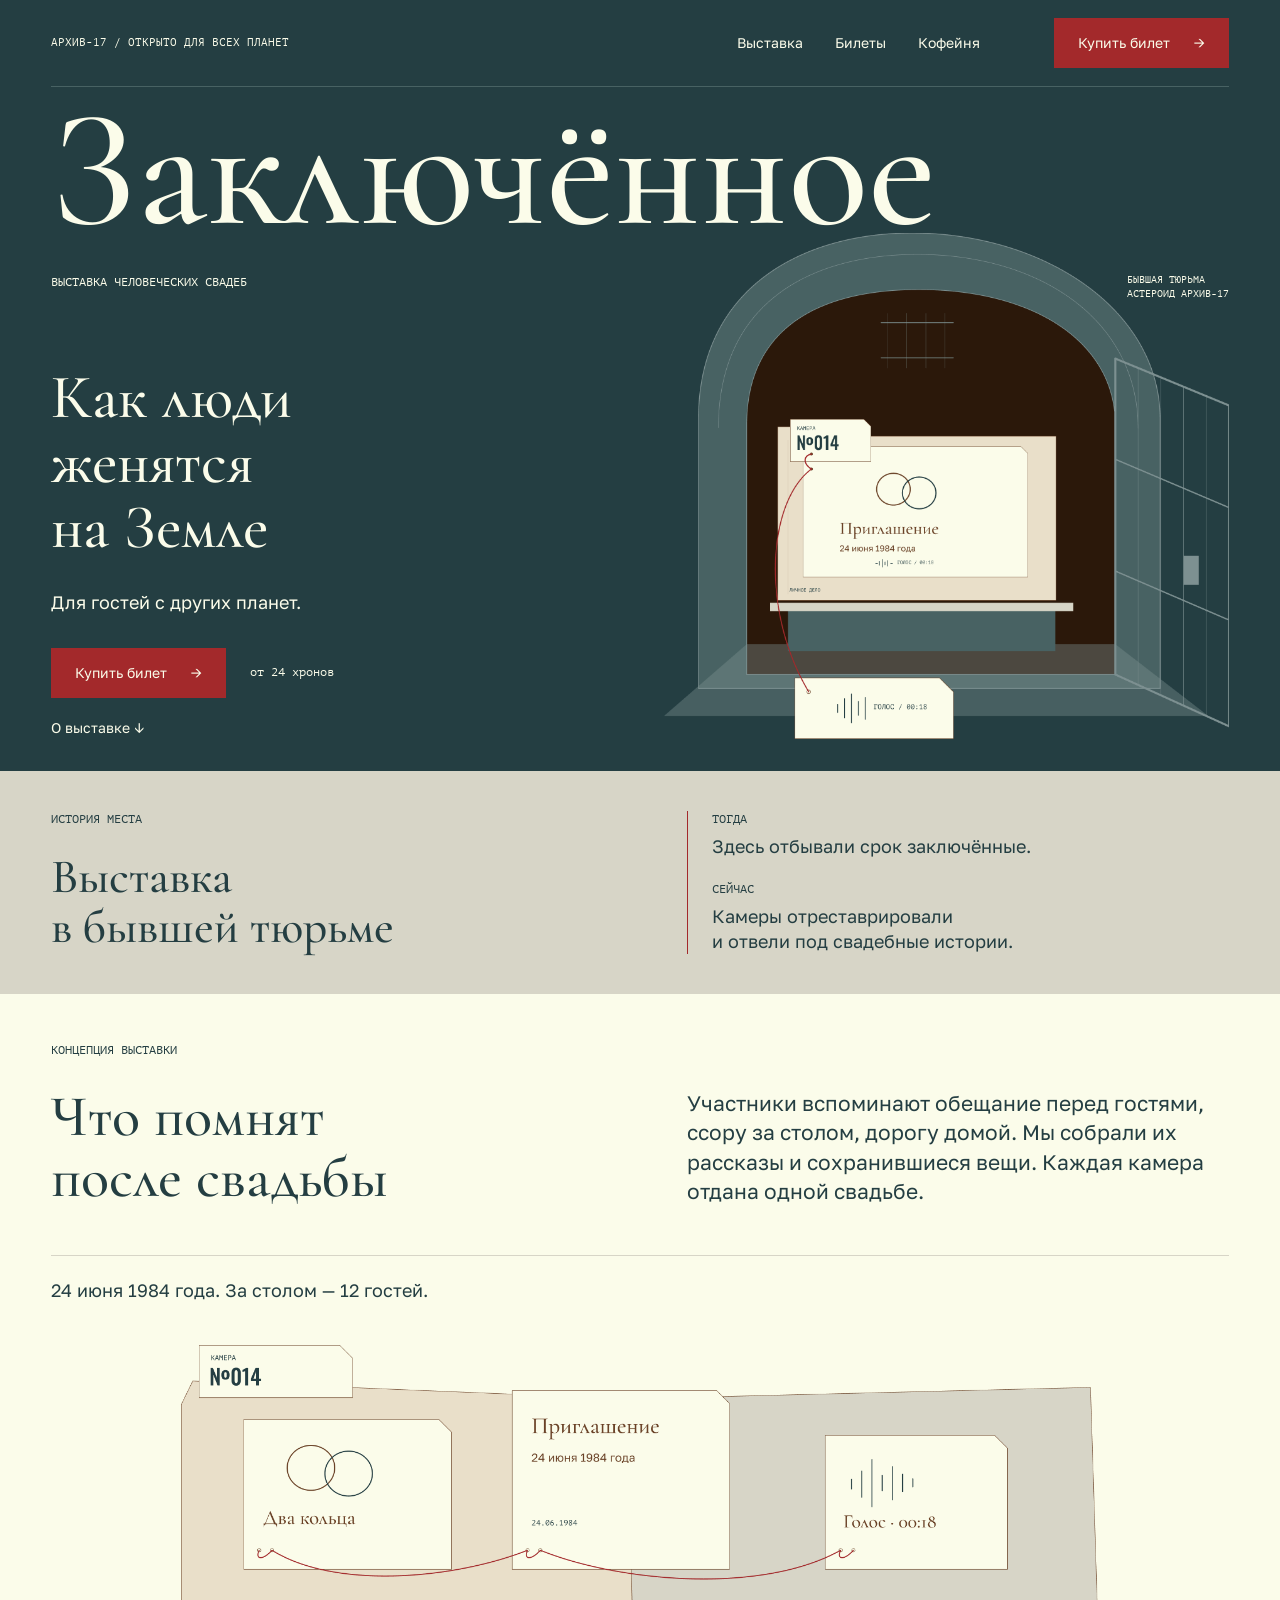
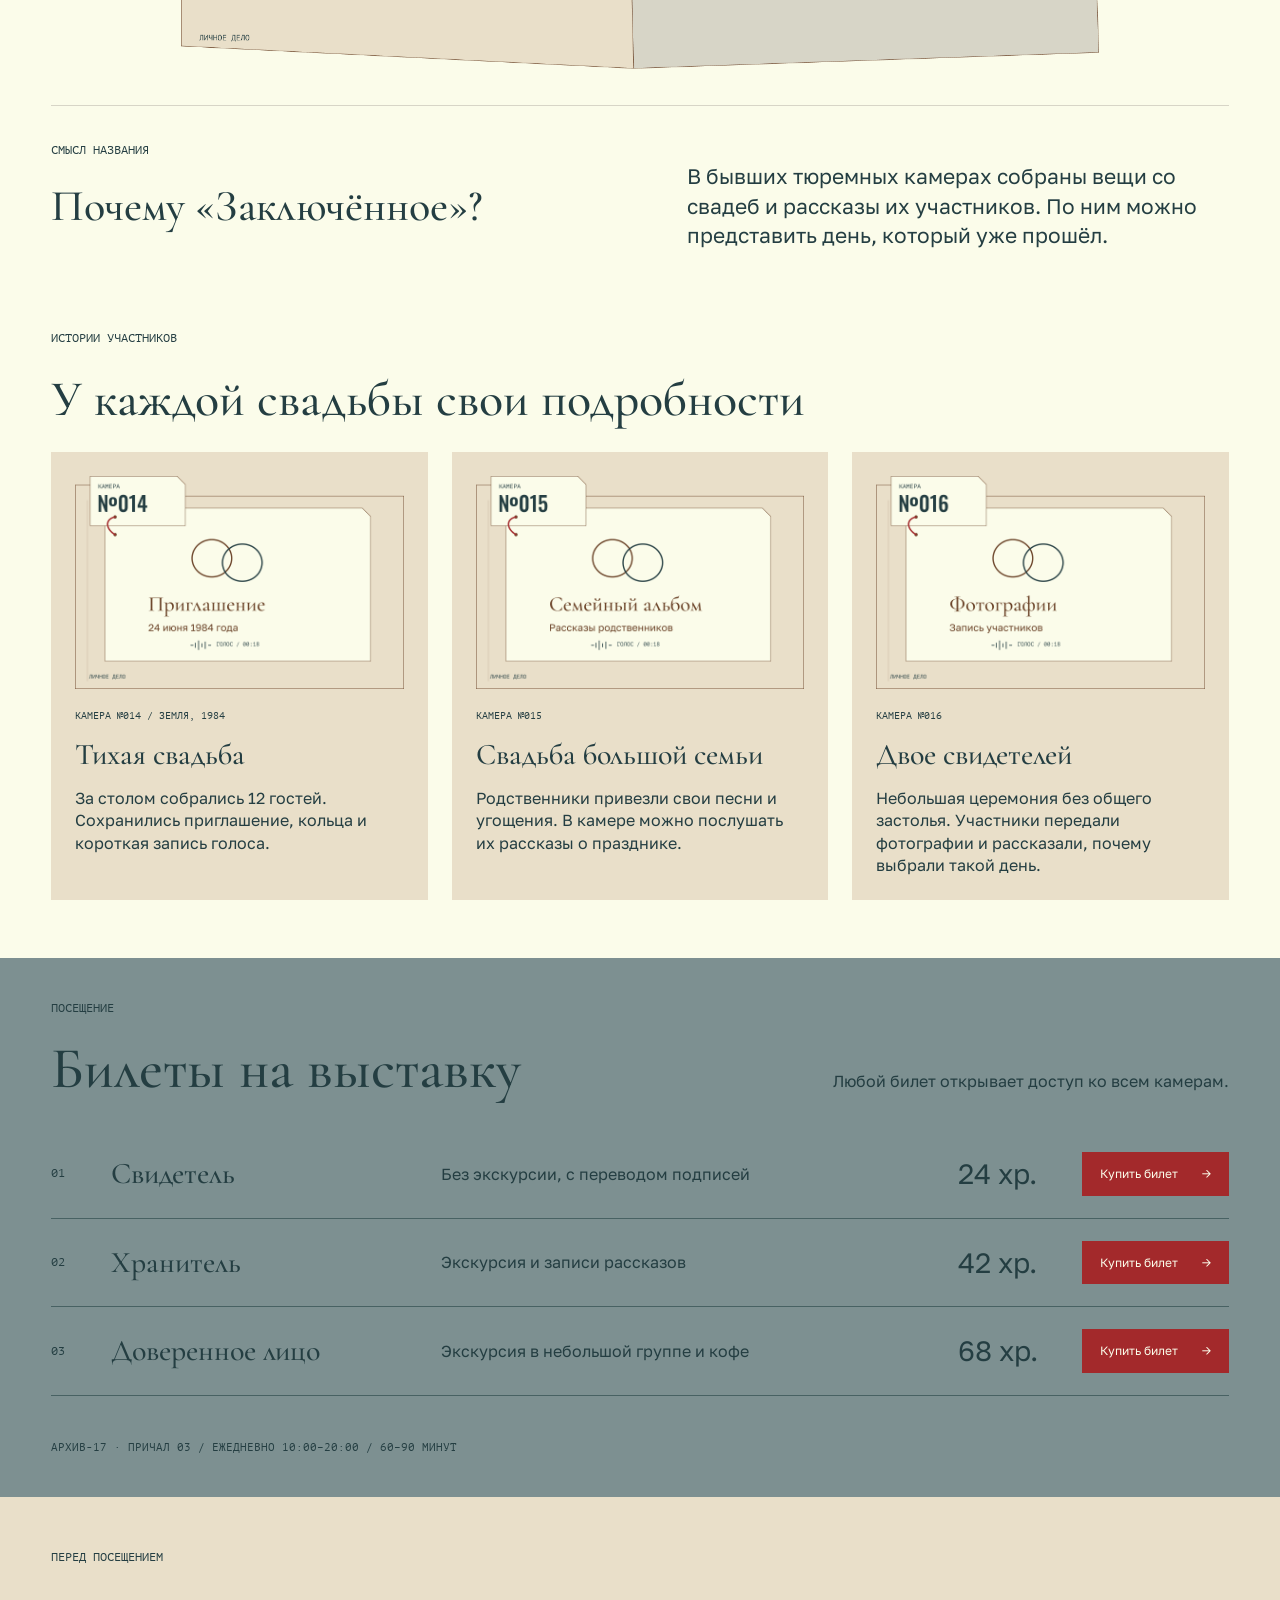
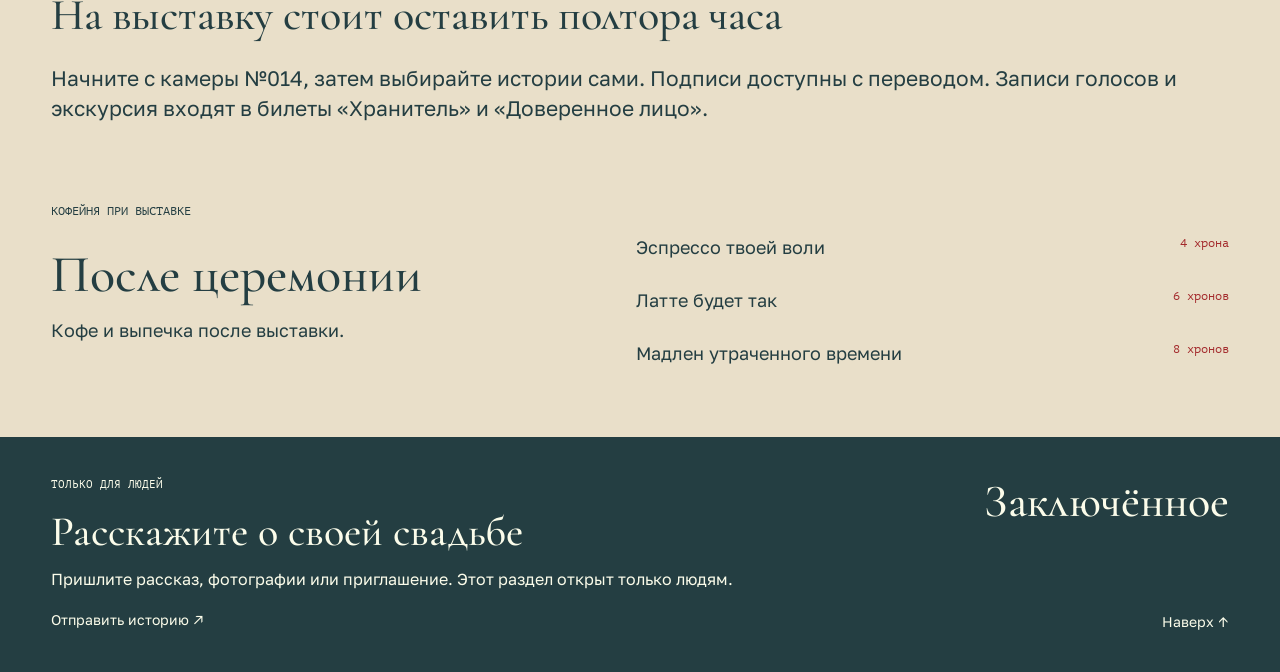
<file: index.html>
<!doctype html>
<html lang="ru">
  <head>
    <meta charset="UTF-8" />
    <meta name="viewport" content="width=device-width, initial-scale=1.0" />
    <title>Заключённое — выставка человеческих свадеб</title>
    <link rel="stylesheet" href="stylesheets/style.css" />
  </head>
  <body id="top">
    <header class="header">
      <nav class="menubar container">
        <p class="label">АРХИВ-17 / ОТКРЫТО ДЛЯ ВСЕХ ПЛАНЕТ</p>
        <div class="menu-links">
          <a href="#about">Выставка</a>
          <a href="#tickets">Билеты</a>
          <a href="#cafe">Кофейня</a>
        </div>
        <a class="button" href="#tickets">Купить билет <span>→</span></a>
      </nav>
    </header>

    <main>
      <section class="hero">
        <div class="container">
          <h1>Заключённое</h1>
          <p class="label">ВЫСТАВКА ЧЕЛОВЕЧЕСКИХ СВАДЕБ</p>
          <div class="hero-content">
            <div class="hero-text">
              <h2>Как люди<br />женятся<br />на Земле</h2>
              <p>Для гостей с других планет.</p>
              <div class="hero-ticket">
                <a class="button" href="#tickets">Купить билет <span>→</span></a>
                <p class="label">от 24 хронов</p>
              </div>
              <a class="text-link" href="#about">О выставке ↓</a>
            </div>
            <figure class="hero-image">
              <p class="label">БЫВШАЯ ТЮРЬМА<br />АСТЕРОИД АРХИВ-17</p>
              <img src="images/camera.png" alt="Открытая тюремная камера. На постаменте — приглашение на свадьбу, к нему красной нитью пришита запись голоса." />
            </figure>
          </div>
        </div>
      </section>

      <section class="history" id="about">
        <div class="container two-columns">
          <div>
            <p class="label">ИСТОРИЯ МЕСТА</p>
            <h2>Выставка<br />в бывшей тюрьме</h2>
          </div>
          <div class="timeline">
            <p class="label">ТОГДА</p>
            <p>Здесь отбывали срок заключённые.</p>
            <p class="label">СЕЙЧАС</p>
            <p>Камеры отреставрировали<br />и отвели под свадебные истории.</p>
          </div>
        </div>
      </section>

      <section class="concept">
        <div class="container">
          <p class="label">КОНЦЕПЦИЯ ВЫСТАВКИ</p>
          <div class="two-columns concept-text">
            <h2>Что помнят<br />после свадьбы</h2>
            <p>Участники вспоминают обещание перед гостями, ссору за столом, дорогу домой. Мы собрали их рассказы и сохранившиеся вещи. Каждая камера отдана одной свадьбе.</p>
          </div>
          <div class="example-caption">
            <p>24 июня 1984 года. За столом — 12 гостей.</p>
          </div>
          <img class="open-folder" src="images/open-folder.png" alt="Раскрытое личное дело камеры №014: два кольца, приглашение на 24 июня 1984 года и запись голоса. Свидетельства соединены красной нитью." />
          <div class="two-columns meaning">
            <div>
              <p class="label">СМЫСЛ НАЗВАНИЯ</p>
              <h3>Почему «Заключённое»?</h3>
            </div>
            <p>В бывших тюремных камерах собраны вещи со свадеб и рассказы их участников. По ним можно представить день, который уже прошёл.</p>
          </div>
        </div>
      </section>

      <section class="stories">
        <div class="container">
          <p class="label">ИСТОРИИ УЧАСТНИКОВ</p>
          <h2>У каждой свадьбы свои подробности</h2>
          <div class="story-cards">
            <article class="story-card">
              <img src="images/story-014.png" alt="Личное дело камеры №014 с приглашением на свадьбу 24 июня 1984 года." />
              <p class="label">КАМЕРА №014 / ЗЕМЛЯ, 1984</p>
              <h3>Тихая свадьба</h3>
              <p>За столом собрались 12 гостей. Сохранились приглашение, кольца и короткая запись голоса.</p>
            </article>
            <article class="story-card">
              <img src="images/story-015.png" alt="Личное дело камеры №015: семейный альбом и рассказы родственников." />
              <p class="label">КАМЕРА №015</p>
              <h3>Свадьба большой семьи</h3>
              <p>Родственники привезли свои песни и угощения. В камере можно послушать их рассказы о празднике.</p>
            </article>
            <article class="story-card">
              <img src="images/story-016.png" alt="Личное дело камеры №016: фотографии и запись участников." />
              <p class="label">КАМЕРА №016</p>
              <h3>Двое свидетелей</h3>
              <p>Небольшая церемония без общего застолья. Участники передали фотографии и рассказали, почему выбрали такой день.</p>
            </article>
          </div>
        </div>
      </section>

      <section class="tickets" id="tickets">
        <div class="container">
          <p class="label">ПОСЕЩЕНИЕ</p>
          <div class="tickets-heading">
            <h2>Билеты на выставку</h2>
            <p>Любой билет открывает доступ ко всем камерам.</p>
          </div>
          <div class="ticket-row">
            <p class="label">01</p>
            <h3>Свидетель</h3>
            <p class="ticket-description">Без экскурсии, с переводом подписей</p>
            <p class="price">24 хр.</p>
            <button class="button" type="button" disabled title="Покупка билетов пока не подключена">Купить билет <span>→</span></button>
          </div>
          <div class="ticket-row">
            <p class="label">02</p>
            <h3>Хранитель</h3>
            <p class="ticket-description">Экскурсия и записи рассказов</p>
            <p class="price">42 хр.</p>
            <button class="button" type="button" disabled title="Покупка билетов пока не подключена">Купить билет <span>→</span></button>
          </div>
          <div class="ticket-row">
            <p class="label">03</p>
            <h3>Доверенное лицо</h3>
            <p class="ticket-description">Экскурсия в небольшой группе и кофе</p>
            <p class="price">68 хр.</p>
            <button class="button" type="button" disabled title="Покупка билетов пока не подключена">Купить билет <span>→</span></button>
          </div>
          <p class="label visit-time">АРХИВ-17 · ПРИЧАЛ 03 / ЕЖЕДНЕВНО 10:00–20:00 / 60–90 МИНУТ</p>
        </div>
      </section>


      <section class="visit">
        <div class="container">
          <p class="label">ПЕРЕД ПОСЕЩЕНИЕМ</p>
          <h2>На выставку стоит оставить полтора часа</h2>
          <p>Начните с камеры №014, затем выбирайте истории сами. Подписи доступны с переводом. Записи голосов и экскурсия входят в билеты «Хранитель» и «Доверенное лицо».</p>
        </div>
      </section>

      <section class="cafe" id="cafe">
        <div class="container two-columns">
          <div>
            <p class="label">КОФЕЙНЯ ПРИ ВЫСТАВКЕ</p>
            <h2>После церемонии</h2>
            <p>Кофе и выпечка после выставки.</p>
          </div>
          <ul class="cafe-menu">
            <li><span>Эспрессо твоей воли</span><span class="label">4 хрона</span></li>
            <li><span>Латте будет так</span><span class="label">6 хронов</span></li>
            <li><span>Мадлен утраченного времени</span><span class="label">8 хронов</span></li>
          </ul>
        </div>
      </section>
    </main>

    <footer class="footer" id="story">
      <div class="container two-columns">
        <div>
          <p class="label">ТОЛЬКО ДЛЯ ЛЮДЕЙ</p>
          <h2>Расскажите о своей свадьбе</h2>
          <p>Пришлите рассказ, фотографии или приглашение. Этот раздел открыт только людям.</p>
          <a class="text-link" href="#story-form">Отправить историю ↗</a>
        </div>
        <div class="footer-right">
          <p class="footer-name">Заключённое</p>
          <a class="text-link" href="#top">Наверх ↑</a>
        </div>
      </div>
    </footer>

    <div class="modal" id="story-form">
      <div class="form-card" role="dialog" aria-modal="true" aria-labelledby="form-title">
        <a class="close" href="#story">Закрыть ×</a>
        <p class="label">ТОЛЬКО ДЛЯ ЛЮДЕЙ</p>
        <h2 id="form-title">Расскажите о своей свадьбе</h2>
        <p>Можно начать с одного эпизода. Что произошло и почему вы это помните?</p>
        <form>
          <label for="name">Как к вам обращаться</label>
          <input id="name" name="name" type="text" placeholder="Имя или псевдоним" autocomplete="name" />
          <label for="email">Почта для ответа</label>
          <input id="email" name="email" type="email" placeholder="name@example.com" autocomplete="email" />
          <label for="date">Когда и где была свадьба</label>
          <input id="date" name="date" type="text" placeholder="Город, дата или год" />
          <label for="message">Ваша история</label>
          <textarea id="message" name="message" placeholder="Расскажите о дне, людях или вещи, которую сохранили"></textarea>
          <label for="photos">Прикрепить фотографии или приглашение</label>
          <input id="photos" name="photos" type="file" accept="image/*,.pdf" multiple />
          <p>Присылайте материалы, которые разрешаете показать на выставке. Контактную почту мы не публикуем.</p>
          <button class="button" type="submit" disabled>Отправить историю</button>
          <p class="form-note">Форма пока не принимает материалы.</p>
        </form>
      </div>
    </div>
  </body>
</html>
</file>
<file: stylesheets/style.css>
@import "reset.css";
@import "fonts.css";
@import "layout.css";
</file>
